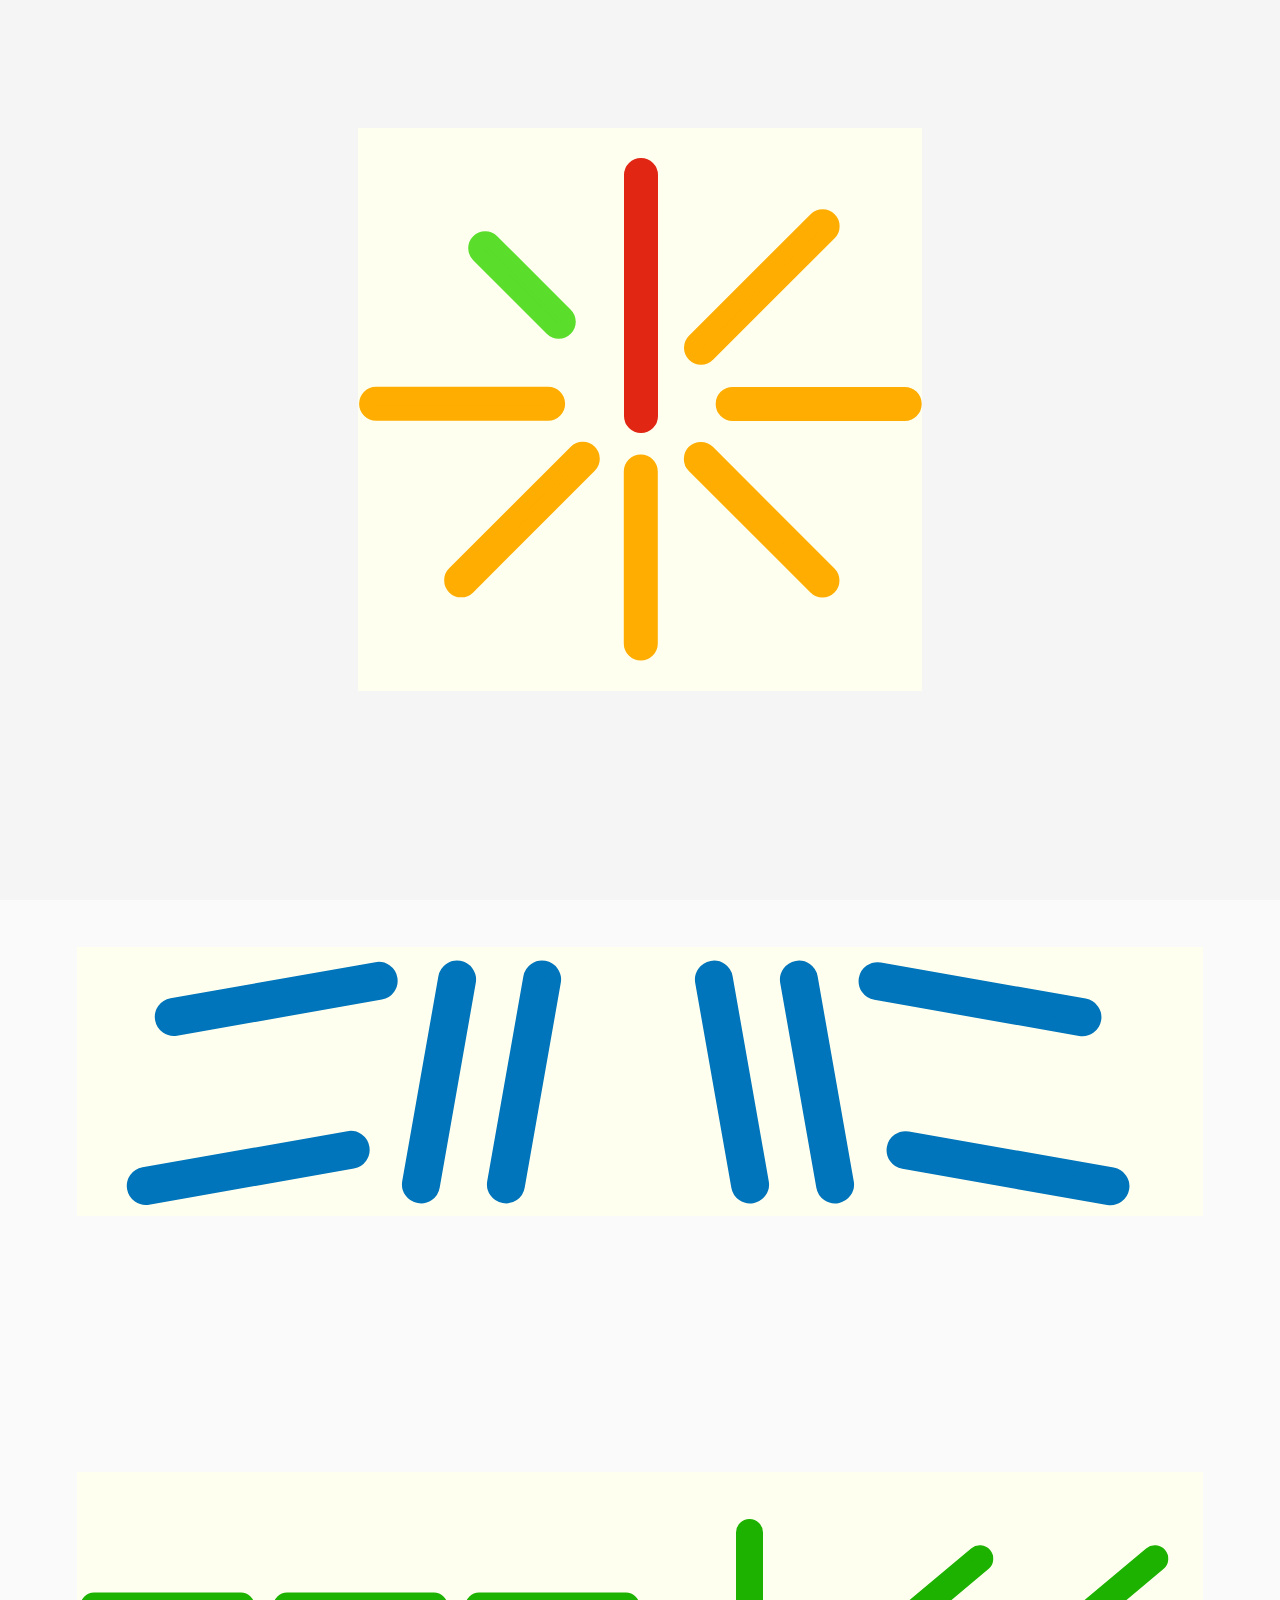
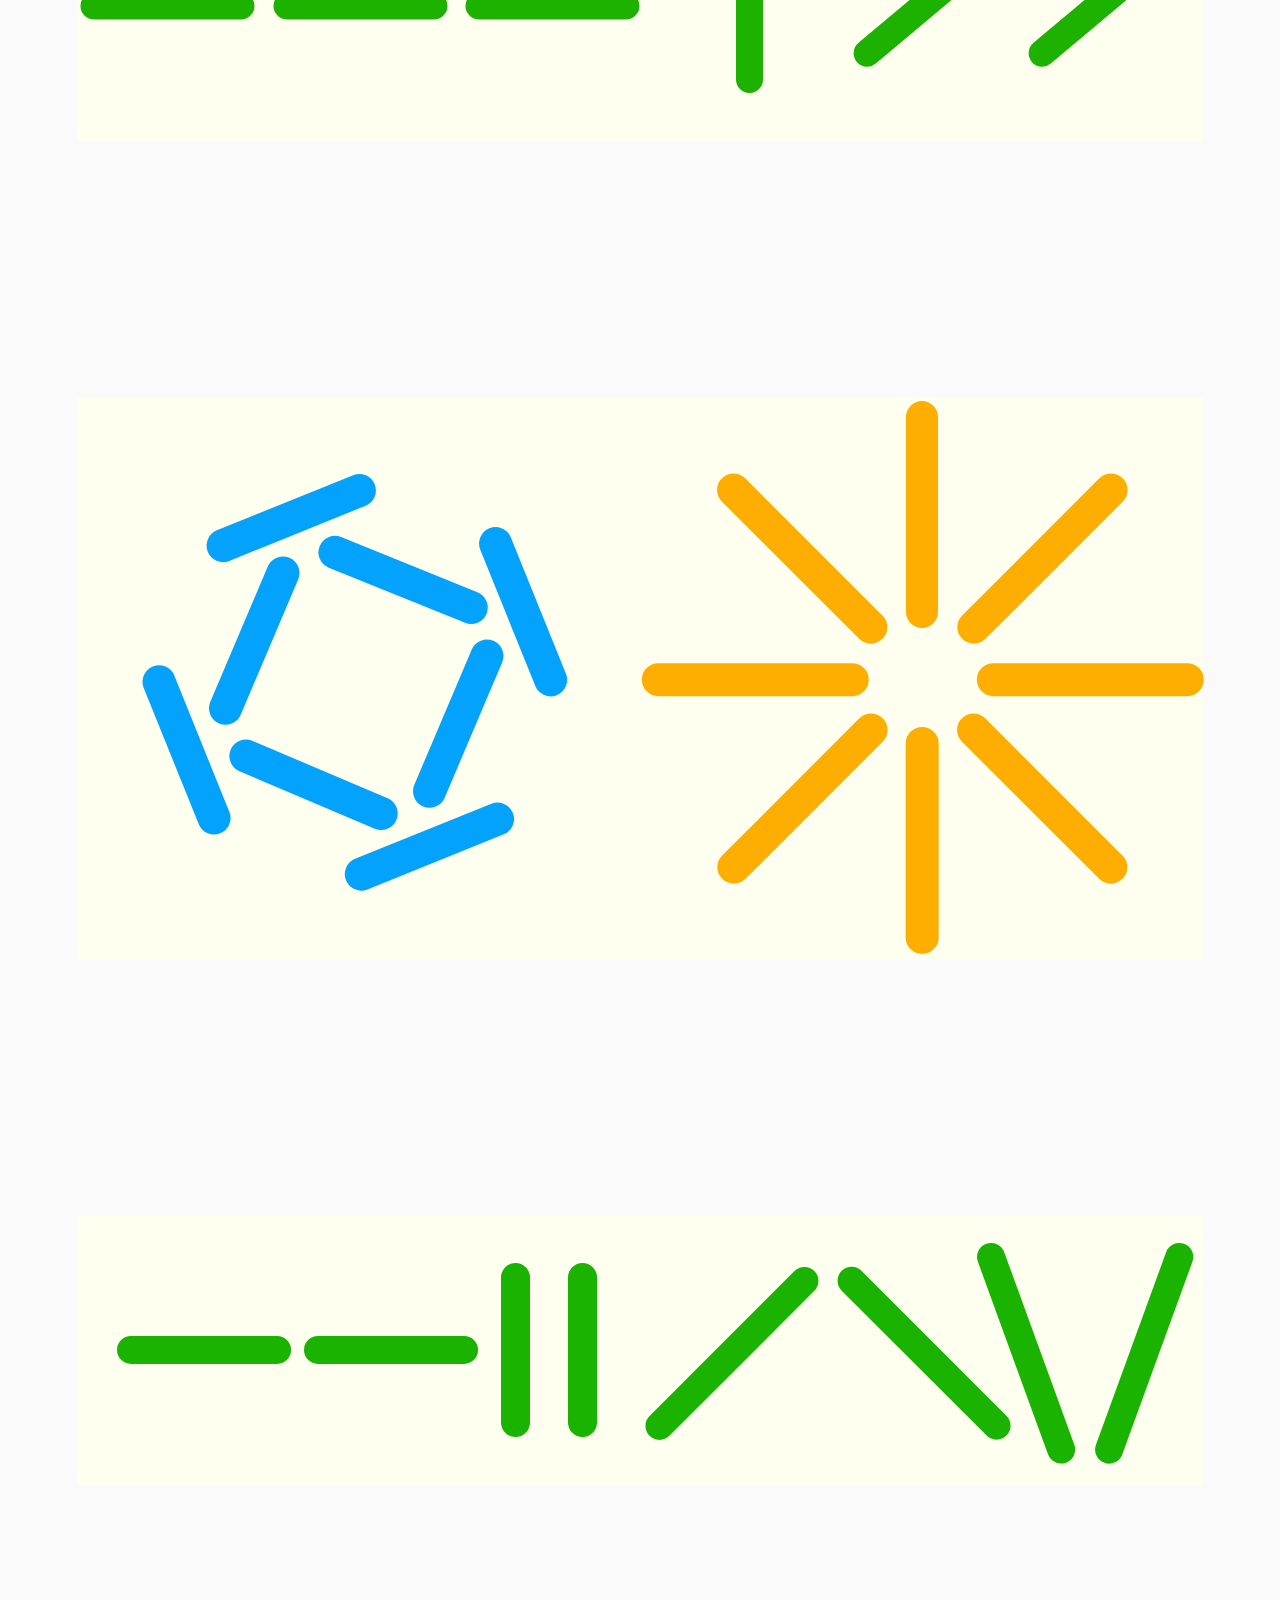
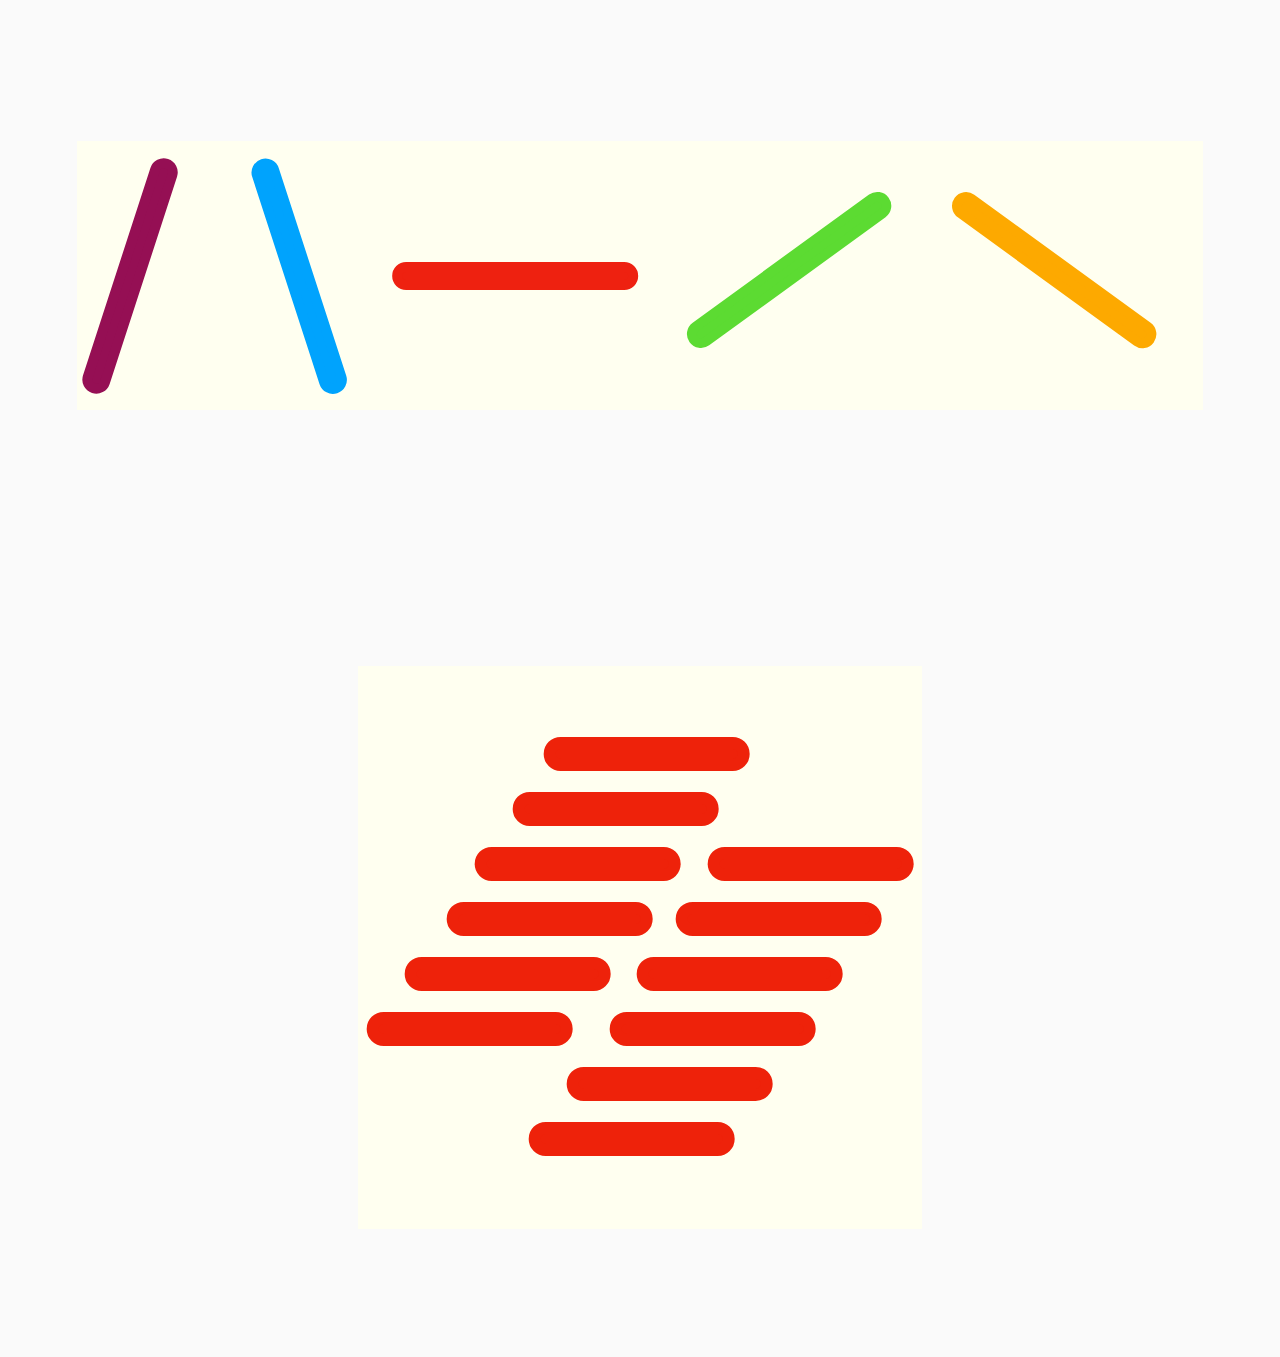
<file: index.html>
<!DOCTYPE html>
<html lang="en">

<head>
  <meta charset="UTF-8" />
  <meta http-equiv="X-UA-Compatible" content="IE=edge" />
  <meta name="viewport" content="width=device-width, initial-scale=1.0" />
  <title>Geometry In Lines</title>
  <link rel="preconnect" href="https://fonts.googleapis.com" />
  <link rel="preconnect" href="https://fonts.gstatic.com" crossorigin />
  <link href="https://fonts.googleapis.com/css2?family=Open+Sans:wght@400;600;700;800&display=swap" rel="stylesheet" />

  <link rel="stylesheet"
    href="https://cdnjs.cloudflare.com/ajax/libs/modern-normalize/0.2.0/modern-normalize.min.css" />

  <link rel="stylesheet" href="./css/geometry-in-lines.css" />
  <link rel="stylesheet" href="./css/parallel-sides.css" />
  <link rel="stylesheet" href="./css/maximum-possible.css" />
  <link rel="stylesheet" href="./css/maximum-possible-v2.css" />
  <link rel="stylesheet" href="./css/maximum-possible-v3.css" />
  <link rel="stylesheet" href="./css/angles.css" />
  <link rel="stylesheet" href="./css/isosceles.css" />
  <link rel="stylesheet" href="./css/isosceles-2.css" />
  <link rel="stylesheet" href="./css/convex-concave.css" />
  <link rel="stylesheet" href="./css/area.css" />

</head>

<body>
  <main>
    <div class="container task-container">
      <div class="tasks-wrap parallel-sides">
        <div class="line line-1"></div>
        <div class="line line-2"></div>
        <div class="line line-3"></div>
        <div class="line line-4"></div>
        <div class="line line-5"></div>
        <div class="line line-6"></div>
        <div class="line line-7"></div>
        <div class="line line-8"></div>
      </div>
    </div>

    <!-- <div class="container task-container">
      <div class="tasks-wrap max-pos">
        <div class="line1"></div>
        <div class="line2"></div>
        <div class="line max-pos-line-1"></div>
        <div class="line max-pos-line-2"></div>
        <div class="line max-pos-line-3"></div>
        <div class="line max-pos-line-4"></div>
        <div class="line max-pos-line-5"></div>
        <div class="line max-pos-line-6"></div>
        <div class="line max-pos-line-7"></div>
        <div class="line max-pos-line-8"></div>
      </div>
    </div> -->

    <!-- <div class="container task-container">
      <div class="tasks-wrap max-pos-v2 ">
        <div class="line max-pos-v2-line-1"></div>
        <div class="line max-pos-v2-line-2"></div>
        <div class="line max-pos-v2-line-3"></div>
        <div class="line max-pos-v2-line-4"></div>
        <div class="line max-pos-v2-line-5"></div>
        <div class="line max-pos-v2-line-6"></div>
        <div class="line max-pos-v2-line-7"></div>
        <div class="line max-pos-v2-line-8"></div>
      </div>
    </div> -->

    <div class="container task-container task-container-v3">
      <div class="tasks-wrap max-pos-v3 ">
        <div class="line max-pos-v3-line-1"></div>
        <div class="line max-pos-v3-line-2"></div>
        <div class="line max-pos-v3-line-3"></div>
        <div class="line max-pos-v3-line-4"></div>
      </div>
      <div class="tasks-wrap max-pos-v3 ">
        <div class="line max-pos-v3-line-5"></div>
        <div class="line max-pos-v3-line-6"></div>
        <div class="line max-pos-v3-line-7"></div>
        <div class="line max-pos-v3-line-8"></div>
      </div>

    </div>

    <div class="container task-container task-container-v3">
      <div class="tasks-wrap angles ">
        <div class="line angles-line-1"></div>
        <div class="line angles-line-2"></div>
        <div class="line angles-line-3"></div>
      </div>

      <div class="tasks-wrap angles ">
        <div class="line angles-line-4"></div>
        <div class="line angles-line-5"></div>
        <div class="line angles-line-6"></div>
      </div>
    </div>

    <div class="container task-container ">
      <div class="tasks-wrap isosceles ">
        <div class="line isosceles-line-1"></div>
        <div class="line isosceles-line-2"></div>
        <div class="line isosceles-line-3"></div>
        <div class="line isosceles-line-4"></div>
        <div class="line isosceles-line-5"></div>
        <div class="line isosceles-line-6"></div>
        <div class="line isosceles-line-7"></div>
        <div class="line isosceles-line-8"></div>
      </div>

      <div class="tasks-wrap isosceles ">
        <div class="line isosceles-line-9"></div>
        <div class="line isosceles-line-10"></div>
        <div class="line isosceles-line-11"></div>
        <div class="line isosceles-line-12"></div>
        <div class="line isosceles-line-13"></div>
        <div class="line isosceles-line-14"></div>
        <div class="line isosceles-line-15"></div>
        <div class="line isosceles-line-16"></div>
      </div>
    </div>

    <div class="container task-container task-container-v3">
      <div class="tasks-wrap isosceles-2">
        <div class="line isosceles-2-line-1"></div>
        <div class="line isosceles-2-line-2"></div>
        <div class="line isosceles-2-line-3"></div>
        <div class="line isosceles-2-line-4"></div>
      </div>

      <div class="tasks-wrap isosceles-2">
        <div class="line isosceles-2-line-5"></div>
        <div class="line isosceles-2-line-6"></div>
        <div class="line isosceles-2-line-7"></div>
        <div class="line isosceles-2-line-8"></div>
      </div>
    </div>

    <div class="container task-container task-container-v3">
      <div class="tasks-wrap convex-concave">
        <div class="line convex-concave-line-1"></div>
        <div class="line convex-concave-line-2"></div>
        <div class="line convex-concave-line-3"></div>
      </div>

      <div class="tasks-wrap convex-concave">
        <div class="line convex-concave-line-4"></div>
        <div class="line convex-concave-line-5"></div>
      </div>
    </div>

    <div class="container task-container ">
      <div class="tasks-wrap area">
        <div class="line area-line-1"></div>
        <div class="line area-line-2"></div>
        <div class="line area-line-3"></div>
        <div class="line area-line-4"></div>
        <div class="line area-line-5"></div>
        <div class="line area-line-6"></div>
        <div class="line area-line-7"></div>
        <div class="line area-line-8"></div>
        <div class="line area-line-9"></div>
        <div class="line area-line-10"></div>
        <div class="line area-line-11"></div>
        <div class="line area-line-12"></div>
      </div>
    </div>

  </main>
</body>

</html>
</file>
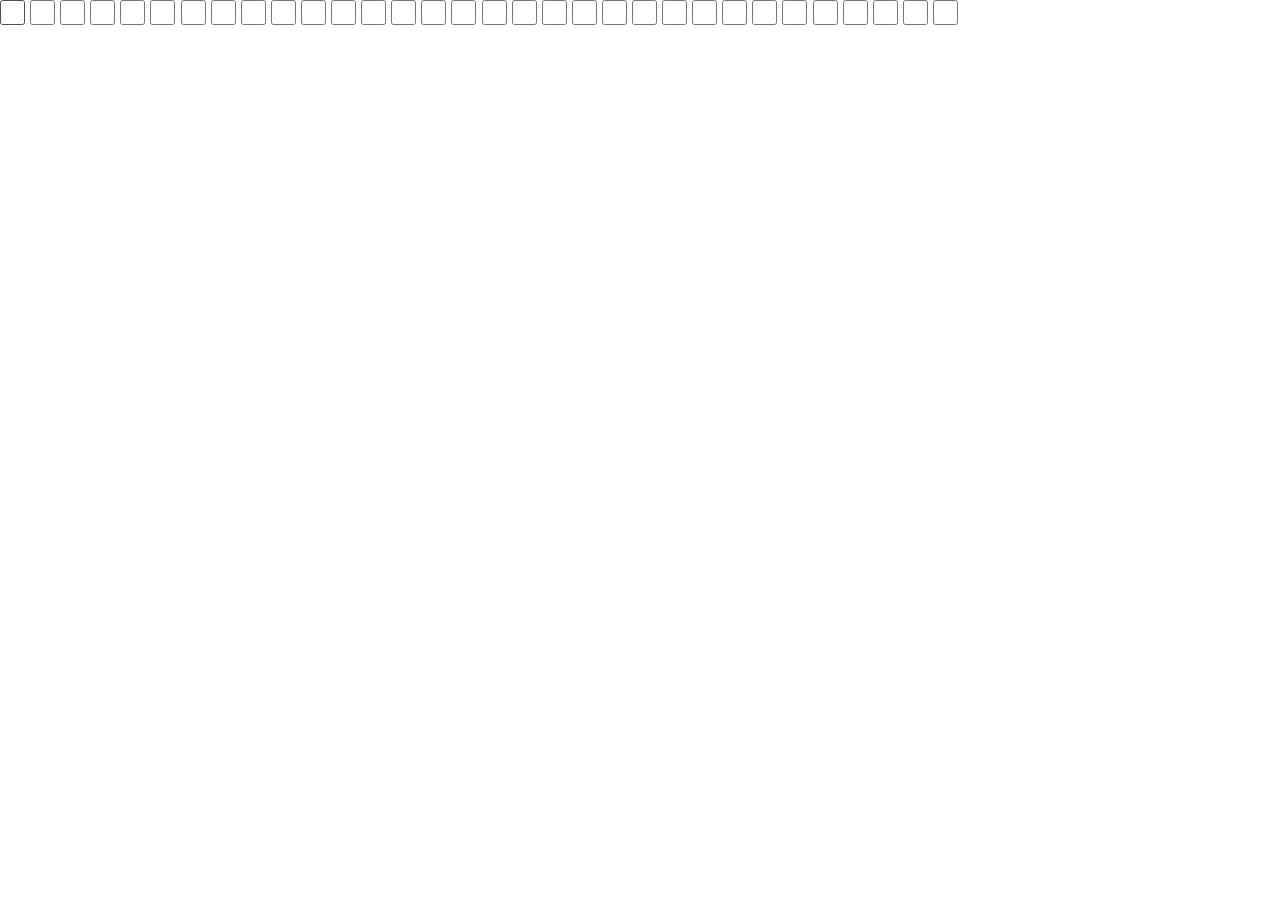
<file: pf-dashboard-v2.html>
<!DOCTYPE html>
<html lang="en">

<head>
  <meta charset="UTF-8" />
  <meta http-equiv="X-UA-Compatible" content="IE=edge" />
  <meta name="viewport" content="width=device-width, initial-scale=1.0" />
  <title>Geometry In Lines v2</title>
  <link rel="preconnect" href="https://fonts.googleapis.com" />
  <link rel="preconnect" href="https://fonts.gstatic.com" crossorigin />
  <link href="https://fonts.googleapis.com/css2?family=Open+Sans:wght@400;600;700;800&display=swap" rel="stylesheet" />

  <link rel="stylesheet"
    href="https://cdnjs.cloudflare.com/ajax/libs/modern-normalize/0.2.0/modern-normalize.min.css" />


  <link rel="stylesheet" href="./css/pf-dashboard-v2.css" />

</head>

<body>
  <main>
    <div class="inputs">
      <input class="hor" type="checkbox" name="" id="">
      <input type="checkbox" name="" id="">
      <input class="hor" type="checkbox" name="" id="">
      <input type="checkbox" name="" id="">
      <input type="checkbox" name="" id="">
      <input type="checkbox" name="" id="">
      <input type="checkbox" name="" id="">
      <input type="checkbox" name="" id="">
      <input type="checkbox" name="" id="">
      <input type="checkbox" name="" id="">
      <input type="checkbox" name="" id="">
      <input type="checkbox" name="" id="">
      <input type="checkbox" name="" id="">
      <input type="checkbox" name="" id="">
      <input type="checkbox" name="" id="">
      <input type="checkbox" name="" id="">
      <input type="checkbox" name="" id="">
      <input type="checkbox" name="" id="">
      <input type="checkbox" name="" id="">
      <input type="checkbox" name="" id="">
      <input type="checkbox" name="" id="">
      <input type="checkbox" name="" id="">
      <input type="checkbox" name="" id="">
      <input type="checkbox" name="" id="">
      <input type="checkbox" name="" id="">
      <input type="checkbox" name="" id="">
      <input type="checkbox" name="" id="">
      <input type="checkbox" name="" id="">
      <input type="checkbox" name="" id="">
      <input type="checkbox" name="" id="">
      <input type="checkbox" name="" id="">
      <input type="checkbox" name="" id="">
    </div>
    <div class="container task-container">
      <div class="rectangle-wrap none">
        <div class="line-1 line">
          <div class="none rectangle rectangle-1-1"></div>
          <div class="none rectangle rectangle-2-1"></div>
          <div class="none rectangle rectangle-3-1"></div>
          <div class="none rectangle rectangle-4-1"></div>
          <div class="none rectangle rectangle-5-1"></div>
          <div class="none rectangle rectangle-6-1"></div>
          <div class="none rectangle rectangle-7-1"></div>
          <div class="none rectangle rectangle-8-1"></div>
          <div class="none rectangle rectangle-9-1"></div>
          <div class="none rectangle rectangle-10-1"></div>
        </div>
        <div class="line-2 line">
          <div class="none rectangle rectangle-1-2"></div>
          <div class="none rectangle rectangle-2-2"></div>
          <div class="none rectangle rectangle-3-2"></div>
          <div class="none rectangle rectangle-4-2"></div>
          <div class="none rectangle rectangle-5-2"></div>
          <div class="none rectangle rectangle-6-2"></div>
          <div class="none rectangle rectangle-7-2"></div>
          <div class="none rectangle rectangle-8-2"></div>
          <div class="none rectangle rectangle-9-2"></div>
          <div class="none rectangle rectangle-10-2"></div>
        </div>
        <div class="line-3 line">
          <div class="none rectangle rectangle-1-3"></div>
          <div class="none rectangle rectangle-2-3"></div>
          <div class="none rectangle rectangle-3-3"></div>
          <div class="none rectangle rectangle-4-3"></div>
          <div class="none rectangle rectangle-5-3"></div>
          <div class="none rectangle rectangle-6-3"></div>
          <div class="none rectangle rectangle-7-3"></div>
          <div class="none rectangle rectangle-8-3"></div>
          <div class="none rectangle rectangle-9-3"></div>
          <div class="none rectangle rectangle-10-3"></div>
        </div>
        <div class="line-4 line">
          <div class="none rectangle rectangle-1-4"></div>
          <div class="none rectangle rectangle-2-4"></div>
          <div class="none rectangle rectangle-3-4"></div>
          <div class="none rectangle rectangle-4-4"></div>
          <div class="none rectangle rectangle-5-4"></div>
          <div class="none rectangle rectangle-6-4"></div>
          <div class="none rectangle rectangle-7-4"></div>
          <div class="none rectangle rectangle-8-4"></div>
          <div class="none rectangle rectangle-9-4"></div>
          <div class="none rectangle rectangle-10-4"></div>
        </div>
        <div class="line-5 line">
          <div class="none rectangle rectangle-1-5"></div>
          <div class="none rectangle rectangle-2-5"></div>
          <div class="none rectangle rectangle-3-5"></div>
          <div class="none rectangle rectangle-4-5"></div>
          <div class="none rectangle rectangle-5-5"></div>
          <div class="none rectangle rectangle-6-5"></div>
          <div class="none rectangle rectangle-7-5"></div>
          <div class="none rectangle rectangle-8-5"></div>
          <div class="none rectangle rectangle-9-5"></div>
          <div class="none rectangle rectangle-10-5"></div>
        </div>
        <div class="line-6 line">
          <div class="none rectangle rectangle-1-6"></div>
          <div class="none rectangle rectangle-2-6"></div>
          <div class="none rectangle rectangle-3-6"></div>
          <div class="none rectangle rectangle-4-6"></div>
          <div class="none rectangle rectangle-5-6"></div>
          <div class="none rectangle rectangle-6-6"></div>
          <div class="none rectangle rectangle-7-6"></div>
          <div class="none rectangle rectangle-8-6"></div>
          <div class="none rectangle rectangle-9-6"></div>
          <div class="none rectangle rectangle-10-6"></div>
        </div>
        <div class="line-7 line">
          <div class="none rectangle rectangle-1-7"></div>
          <div class="none rectangle rectangle-2-7"></div>
          <div class="none rectangle rectangle-3-7"></div>
          <div class="none rectangle rectangle-4-7"></div>
          <div class="none rectangle rectangle-5-7"></div>
          <div class="none rectangle rectangle-6-7"></div>
          <div class="none rectangle rectangle-7-7"></div>
          <div class="none rectangle rectangle-8-7"></div>
          <div class="none rectangle rectangle-9-7"></div>
          <div class="none rectangle rectangle-10-7"></div>
        </div>
        <div class="line-8 line">
          <div class="none rectangle rectangle-1-8"></div>
          <div class="none rectangle rectangle-2-8"></div>
          <div class="none rectangle rectangle-3-8"></div>
          <div class="none rectangle rectangle-4-8"></div>
          <div class="none rectangle rectangle-5-8"></div>
          <div class="none rectangle rectangle-6-8"></div>
          <div class="none rectangle rectangle-7-8"></div>
          <div class="none rectangle rectangle-8-8"></div>
          <div class="none rectangle rectangle-9-8"></div>
          <div class="none rectangle rectangle-10-8"></div>
        </div>
        <div class="line-9 line">
          <div class="none rectangle rectangle-1-9"></div>
          <div class="none rectangle rectangle-2-9"></div>
          <div class="none rectangle rectangle-3-9"></div>
          <div class="none rectangle rectangle-4-9"></div>
          <div class="none rectangle rectangle-5-9"></div>
          <div class="none rectangle rectangle-6-9"></div>
          <div class="none rectangle rectangle-7-9"></div>
          <div class="none rectangle rectangle-8-9"></div>
          <div class="none rectangle rectangle-9-9"></div>
          <div class="none rectangle rectangle-10-9"></div>
        </div>
        <div class="line-10 line">
          <div class="none rectangle rectangle-1-10"></div>
          <div class="none rectangle rectangle-2-10"></div>
          <div class="none rectangle rectangle-3-10"></div>
          <div class="none rectangle rectangle-4-10"></div>
          <div class="none rectangle rectangle-5-10"></div>
          <div class="none rectangle rectangle-6-10"></div>
          <div class="none rectangle rectangle-7-10"></div>
          <div class="none rectangle rectangle-8-10"></div>
          <div class="none rectangle rectangle-9-10"></div>
          <div class="none rectangle rectangle-10-10"></div>
        </div>
      </div>

    </div>


  </main>
  <script src="./js/index.js"></script>
</body>

</html>
</file>
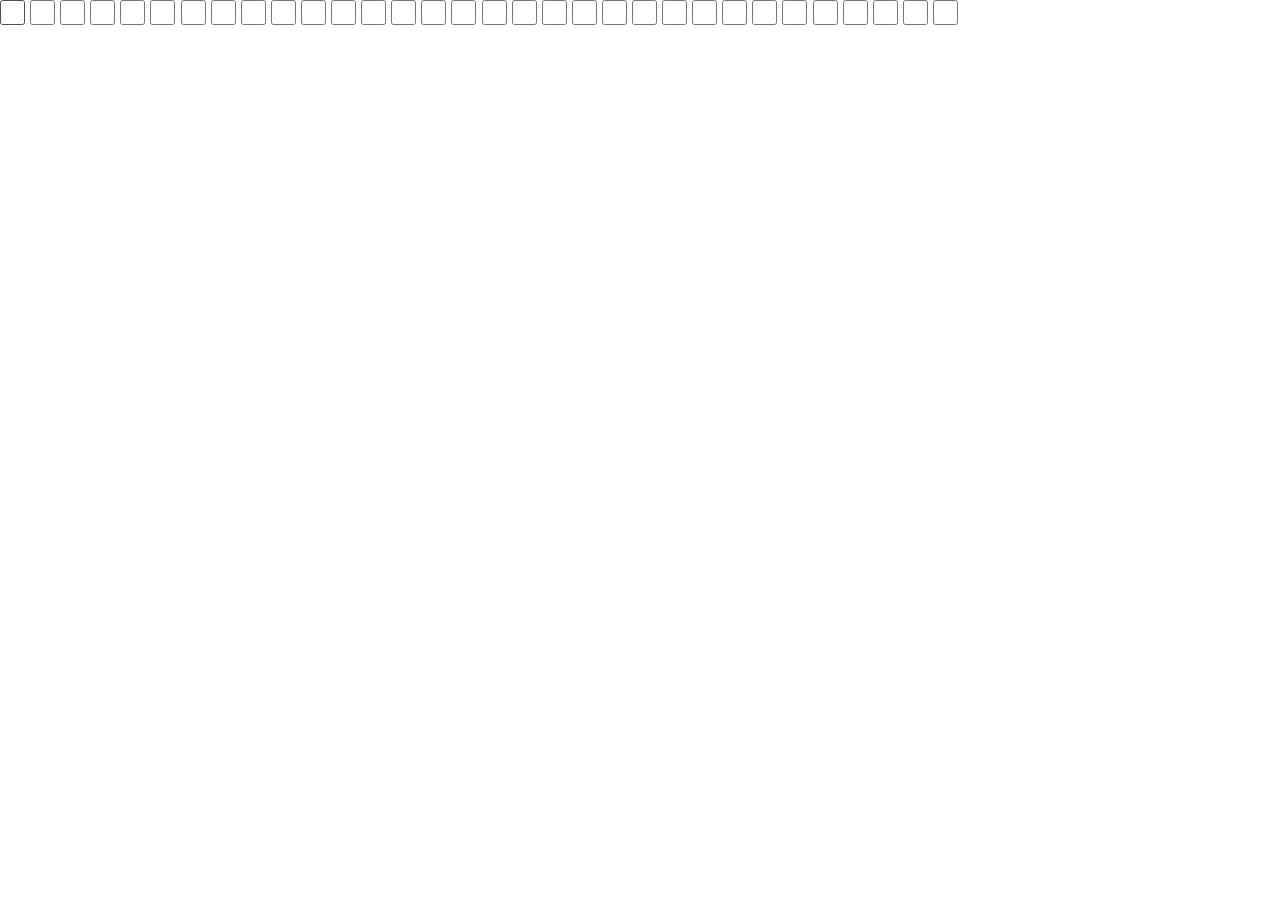
<file: pf-dashboard.html>
<!DOCTYPE html>
<html lang="en">

<head>
  <meta charset="UTF-8" />
  <meta http-equiv="X-UA-Compatible" content="IE=edge" />
  <meta name="viewport" content="width=device-width, initial-scale=1.0" />
  <title>Geometry In Lines</title>
  <link rel="preconnect" href="https://fonts.googleapis.com" />
  <link rel="preconnect" href="https://fonts.gstatic.com" crossorigin />
  <link href="https://fonts.googleapis.com/css2?family=Open+Sans:wght@400;600;700;800&display=swap" rel="stylesheet" />

  <link rel="stylesheet"
    href="https://cdnjs.cloudflare.com/ajax/libs/modern-normalize/0.2.0/modern-normalize.min.css" />


  <link rel="stylesheet" href="./css/pf-dashboard.css" />

</head>

<body>
  <main>
    <div class="inputs">
      <input type="checkbox" name="" id="">
      <input type="checkbox" name="" id="">
      <input type="checkbox" name="" id="">
      <input type="checkbox" name="" id="">
      <input type="checkbox" name="" id="">
      <input type="checkbox" name="" id="">
      <input type="checkbox" name="" id="">
      <input type="checkbox" name="" id="">
      <input type="checkbox" name="" id="">
      <input type="checkbox" name="" id="">
      <input type="checkbox" name="" id="">
      <input type="checkbox" name="" id="">
      <input type="checkbox" name="" id="">
      <input type="checkbox" name="" id="">
      <input type="checkbox" name="" id="">
      <input type="checkbox" name="" id="">
      <input type="checkbox" name="" id="">
      <input type="checkbox" name="" id="">
      <input type="checkbox" name="" id="">
      <input type="checkbox" name="" id="">
      <input type="checkbox" name="" id="">
      <input type="checkbox" name="" id="">
      <input type="checkbox" name="" id="">
      <input type="checkbox" name="" id="">
      <input type="checkbox" name="" id="">
      <input type="checkbox" name="" id="">
      <input type="checkbox" name="" id="">
      <input type="checkbox" name="" id="">
      <input type="checkbox" name="" id="">
      <input type="checkbox" name="" id="">
      <input type="checkbox" name="" id="">
      <input type="checkbox" name="" id="">
    </div>
    <div class="container task-container">
      <div class="rectangle-wrap none">
        <div class="line-1 line">
          <div class="none rectangle rectangle-1-1"></div>
          <div class="none rectangle rectangle-2-1"></div>
          <div class="none rectangle rectangle-3-1"></div>
          <div class="none rectangle rectangle-4-1"></div>
          <div class="none rectangle rectangle-5-1"></div>
          <div class="none rectangle rectangle-6-1"></div>
          <div class="none rectangle rectangle-7-1"></div>
          <div class="none rectangle rectangle-8-1"></div>
          <div class="none rectangle rectangle-9-1"></div>
          <div class="none rectangle rectangle-10-1"></div>
        </div>
        <div class="line-2 line">
          <div class="none rectangle rectangle-1-2"></div>
          <div class="none rectangle rectangle-2-2"></div>
          <div class="none rectangle rectangle-3-2"></div>
          <div class="none rectangle rectangle-4-2"></div>
          <div class="none rectangle rectangle-5-2"></div>
          <div class="none rectangle rectangle-6-2"></div>
          <div class="none rectangle rectangle-7-2"></div>
          <div class="none rectangle rectangle-8-2"></div>
          <div class="none rectangle rectangle-9-2"></div>
          <div class="none rectangle rectangle-10-2"></div>
        </div>
        <div class="line-3 line">
          <div class="none rectangle rectangle-1-3"></div>
          <div class="none rectangle rectangle-2-3"></div>
          <div class="none rectangle rectangle-3-3"></div>
          <div class="none rectangle rectangle-4-3"></div>
          <div class="none rectangle rectangle-5-3"></div>
          <div class="none rectangle rectangle-6-3"></div>
          <div class="none rectangle rectangle-7-3"></div>
          <div class="none rectangle rectangle-8-3"></div>
          <div class="none rectangle rectangle-9-3"></div>
          <div class="none rectangle rectangle-10-3"></div>
        </div>
        <div class="line-4 line">
          <div class="none rectangle rectangle-1-4"></div>
          <div class="none rectangle rectangle-2-4"></div>
          <div class="none rectangle rectangle-3-4"></div>
          <div class="none rectangle rectangle-4-4"></div>
          <div class="none rectangle rectangle-5-4"></div>
          <div class="none rectangle rectangle-6-4"></div>
          <div class="none rectangle rectangle-7-4"></div>
          <div class="none rectangle rectangle-8-4"></div>
          <div class="none rectangle rectangle-9-4"></div>
          <div class="none rectangle rectangle-10-4"></div>
        </div>
        <div class="line-5 line">
          <div class="none rectangle rectangle-1-5"></div>
          <div class="none rectangle rectangle-2-5"></div>
          <div class="none rectangle rectangle-3-5"></div>
          <div class="none rectangle rectangle-4-5"></div>
          <div class="none rectangle rectangle-5-5"></div>
          <div class="none rectangle rectangle-6-5"></div>
          <div class="none rectangle rectangle-7-5"></div>
          <div class="none rectangle rectangle-8-5"></div>
          <div class="none rectangle rectangle-9-5"></div>
          <div class="none rectangle rectangle-10-5"></div>
        </div>
        <div class="line-6 line">
          <div class="none rectangle rectangle-1-6"></div>
          <div class="none rectangle rectangle-2-6"></div>
          <div class="none rectangle rectangle-3-6"></div>
          <div class="none rectangle rectangle-4-6"></div>
          <div class="none rectangle rectangle-5-6"></div>
          <div class="none rectangle rectangle-6-6"></div>
          <div class="none rectangle rectangle-7-6"></div>
          <div class="none rectangle rectangle-8-6"></div>
          <div class="none rectangle rectangle-9-6"></div>
          <div class="none rectangle rectangle-10-6"></div>
        </div>
        <div class="line-7 line">
          <div class="none rectangle rectangle-1-7"></div>
          <div class="none rectangle rectangle-2-7"></div>
          <div class="none rectangle rectangle-3-7"></div>
          <div class="none rectangle rectangle-4-7"></div>
          <div class="none rectangle rectangle-5-7"></div>
          <div class="none rectangle rectangle-6-7"></div>
          <div class="none rectangle rectangle-7-7"></div>
          <div class="none rectangle rectangle-8-7"></div>
          <div class="none rectangle rectangle-9-7"></div>
          <div class="none rectangle rectangle-10-7"></div>
        </div>
        <div class="line-8 line">
          <div class="none rectangle rectangle-1-8"></div>
          <div class="none rectangle rectangle-2-8"></div>
          <div class="none rectangle rectangle-3-8"></div>
          <div class="none rectangle rectangle-4-8"></div>
          <div class="none rectangle rectangle-5-8"></div>
          <div class="none rectangle rectangle-6-8"></div>
          <div class="none rectangle rectangle-7-8"></div>
          <div class="none rectangle rectangle-8-8"></div>
          <div class="none rectangle rectangle-9-8"></div>
          <div class="none rectangle rectangle-10-8"></div>
        </div>
        <div class="line-9 line">
          <div class="none rectangle rectangle-1-9"></div>
          <div class="none rectangle rectangle-2-9"></div>
          <div class="none rectangle rectangle-3-9"></div>
          <div class="none rectangle rectangle-4-9"></div>
          <div class="none rectangle rectangle-5-9"></div>
          <div class="none rectangle rectangle-6-9"></div>
          <div class="none rectangle rectangle-7-9"></div>
          <div class="none rectangle rectangle-8-9"></div>
          <div class="none rectangle rectangle-9-9"></div>
          <div class="none rectangle rectangle-10-9"></div>
        </div>
        <div class="line-10 line">
          <div class="none rectangle rectangle-1-10"></div>
          <div class="none rectangle rectangle-2-10"></div>
          <div class="none rectangle rectangle-3-10"></div>
          <div class="none rectangle rectangle-4-10"></div>
          <div class="none rectangle rectangle-5-10"></div>
          <div class="none rectangle rectangle-6-10"></div>
          <div class="none rectangle rectangle-7-10"></div>
          <div class="none rectangle rectangle-8-10"></div>
          <div class="none rectangle rectangle-9-10"></div>
          <div class="none rectangle rectangle-10-10"></div>
        </div>
      </div>

    </div>


  </main>
  <script src="./js/index.js"></script>
</body>

</html>
</file>
<file: css/geometry-in-lines.css>
html,
body {
  font-family: Arial, Helvetica, sans-serif;
  font-size: 30px;
  line-height: 1.2;
  height: 100dvh;
  max-width: 100vw;
  width: 100%;
  color: black;
  background-color: #00000005;
  -webkit-touch-callout: none;
  -webkit-user-select: none;
  -khtml-user-select: none;
  -moz-user-select: none;
  -ms-user-select: none;
  user-select: none;
}
h1,
h2,
h3,
h4,
ul,
p {
  margin: 0;
  padding: 0;
}
ul {
  list-style: none;
}

.line1 {
  top: 50%;
  width: 100%;
  position: absolute;
  outline: 1px dotted rgb(0, 0, 0);
  z-index: 10;
}
.line2 {
  height: 100%;
  left: 50%;
  position: absolute;
  outline: 1px dotted rgb(0, 0, 0);
  rotate: 0deg;
  z-index: 10;
}

.wrapper {
  max-width: 100%;
  min-height: 100%;
  display: -webkit-box;
  display: -ms-flexbox;
  display: flex;
  -webkit-box-orient: vertical;
  -webkit-box-direction: normal;
  -ms-flex-direction: column;
  flex-direction: column;
  overflow-x: hidden;
}
.main {
  -webkit-box-flex: 1;
  -ms-flex: 1 1 auto;
  flex: 1 1 auto;
  flex: 1 1 auto;
  display: -webkit-box;
  display: -ms-flexbox;
  display: flex;
  -ms-flex-wrap: wrap;
  flex-wrap: wrap;
  -webkit-box-align: center;
  -ms-flex-align: center;
  align-items: center;
  -webkit-box-pack: center;
  -ms-flex-pack: center;
  justify-content: center;
}
.container {
  padding: 10vw 3vw;
}
img {
  position: absolute;
  top: 50%;
  left: 0;
  width: 100%;
  transform: translate(0px, -50%);
}
.task-container {
  display: block;
}
@media screen and (min-width: 680px) {
  .task-container {
    display: flex;
    justify-content: center;
  }
}

.task-container-v3 {
  display: block;
  margin: 0;
}
.task-container-v3 .tasks-wrap {
  margin: 0;
  height: 44.23vw;
}
@media screen and (min-width: 680px) {
  .task-container-v3 {
    display: flex;
    gap: 0;
  }
}

@media screen and (min-width: 680px) {
  .task-container-v3 .tasks-wrap {
    margin: 0;
    height: 21vw;
  }
}

.tasks-wrap {
  position: relative;

  width: 91vw;
  height: 91vw;
  background-color: ivory;
  /*  border: 0.5px solid; */
}
@media screen and (min-width: 680px) {
  .tasks-wrap {
    position: relative;

    width: 44vw;
    height: 44vw;
    background-color: ivory;
    /*  border: 0.5px solid; */
  }
}
@supports (aspect-ratio: 1/1) {
  .tasks-wrap {
    position: relative;

    width: 100%;
    height: auto;
    aspect-ratio: 1/1;
    background-color: ivory;
    /*  border: 0.5px solid; */
  }

  @media screen and (min-width: 680px) {
    .tasks-wrap {
      position: relative;

      width: 44vw;
      height: auto;
      aspect-ratio: 1/1;
      background-color: ivory;
      /*  border: 0.5px solid; */
    }
  }
}

/* ================ */
</file>
<file: css/parallel-sides.css>
.parallel-sides .line {
  width: 6%;
  position: absolute;
  border-radius: 3vw;
  z-index: 100000;
  border-width: 2.2vw;
  border-style: solid;
}
@media screen and (min-width: 680px) {
  .parallel-sides .line {
    border-width: 1.2vw;
    border-style: solid;
  }
}

.line-1 {
  height: 48.8%;
  border-color: #e12613;
  background-color: #e12613;

  -ms-transform: rotate(0deg);
  -webkit-transform: rotate(0deg);
  -moz-transform: rotate(0deg);
  -o-transform: rotate(0deg);
  transform: rotate(0deg);

  top: 5.4%;
  left: 47.2%;
}

.line-2 {
  height: 36.5%;
  border-color: #ffad01;
  background-color: #ffad01;

  -ms-transform: rotate(45deg);
  -webkit-transform: rotate(45deg);
  -moz-transform: rotate(45deg);
  -o-transform: rotate(45deg);
  transform: rotate(45deg);

  top: 10%;
  left: 68.6%;
}

.line-3 {
  height: 36.5%;
  border-color: #ffad01;
  background-color: #ffad01;

  -ms-transform: rotate(90deg);
  -webkit-transform: rotate(90deg);
  -moz-transform: rotate(90deg);
  -o-transform: rotate(90deg);
  transform: rotate(90deg);

  top: 30.7%;
  left: 78.8%;
}

.line-4 {
  height: 36.5%;
  border-color: #ffad01;
  background-color: #ffad01;

  -ms-transform: rotate(135deg);
  -webkit-transform: rotate(135deg);
  -moz-transform: rotate(135deg);
  -o-transform: rotate(135deg);
  transform: rotate(135deg);

  top: 51.3%;
  left: 68.6%;
}

.line-5 {
  height: 36.5%;
  border-color: #ffad01;
  background-color: #ffad01;

  -ms-transform: rotate(180deg);
  -webkit-transform: rotate(180deg);
  -moz-transform: rotate(180deg);
  -o-transform: rotate(180deg);
  transform: rotate(180deg);

  top: 58%;
  left: 47.2%;
}

.line-6 {
  height: 36.5%;
  border-color: #ffad01;
  background-color: #ffad01;

  -ms-transform: rotate(225deg);
  -webkit-transform: rotate(225deg);
  -moz-transform: rotate(225deg);
  -o-transform: rotate(225deg);
  transform: rotate(225deg);

  top: 51.3%;
  left: 26%;
}

.line-7 {
  height: 36.5%;
  border-color: #ffad01;
  background-color: #ffad01;

  -ms-transform: rotate(270deg);
  -webkit-transform: rotate(270deg);
  -moz-transform: rotate(270deg);
  -o-transform: rotate(270deg);
  transform: rotate(270deg);

  top: 30.7%;
  left: 15.3%;
}

.line-8 {
  height: 24.5%;
  border-color: #5add2b;
  background-color: #5add2b;

  -ms-transform: rotate(315deg);
  -webkit-transform: rotate(315deg);
  -moz-transform: rotate(315deg);
  -o-transform: rotate(315deg);
  transform: rotate(315deg);

  top: 15.6%;
  left: 26%;
}
</file>
<file: css/maximum-possible.css>
.max-pos .line {
  width: 4.3%;
  position: absolute;
  border-radius: 3vw;
  z-index: 100000;
  background-color: #000000;
  border-width: 1.6vw;
  border-style: solid;

  border-color: #0075bb;
}
@media screen and (min-width: 680px) {
  .max-pos .line {
    border-width: 0.8vw;
    border-style: solid;
  }
}

.max-pos-line-1 {
  height: 26.2%;

  -ms-transform: rotate(80deg);
  -webkit-transform: rotate(80deg);
  -moz-transform: rotate(80deg);
  -o-transform: rotate(80deg);
  transform: rotate(80deg);

  top: 29.5%;
  left: 13%;
}

.max-pos-line-2 {
  height: 26.2%;

  -ms-transform: rotate(80deg);
  -webkit-transform: rotate(80deg);
  -moz-transform: rotate(80deg);
  -o-transform: rotate(80deg);
  transform: rotate(80deg);

  top: 45.4%;
  left: 11%;
}

.max-pos-line-3 {
  height: 26.2%;

  -ms-transform: rotate(10deg);
  -webkit-transform: rotate(10deg);
  -moz-transform: rotate(10deg);
  -o-transform: rotate(10deg);
  transform: rotate(10deg);

  top: 37.2%;
  left: 32.1%;
}

.max-pos-line-4 {
  height: 26.2%;

  -ms-transform: rotate(10deg);
  -webkit-transform: rotate(10deg);
  -moz-transform: rotate(10deg);
  -o-transform: rotate(10deg);
  transform: rotate(10deg);

  top: 37.2%;
  left: 42.4%;
}

.max-pos-line-5 {
  height: 26.2%;

  -ms-transform: rotate(-10deg);
  -webkit-transform: rotate(-10deg);
  -moz-transform: rotate(-10deg);
  -o-transform: rotate(-10deg);
  transform: rotate(-10deg);

  top: 37.2%;
  left: 55.2%;
}

.max-pos-line-6 {
  height: 26.2%;

  -ms-transform: rotate(-10deg);
  -webkit-transform: rotate(-10deg);
  -moz-transform: rotate(-10deg);
  -o-transform: rotate(-10deg);
  transform: rotate(-10deg);

  top: 37.2%;
  left: 65%;
}

.max-pos-line-7 {
  height: 26.2%;

  -ms-transform: rotate(280deg);
  -webkit-transform: rotate(280deg);
  -moz-transform: rotate(280deg);
  -o-transform: rotate(280deg);
  transform: rotate(280deg);

  top: 29.5%;
  left: 83.8%;
}

.max-pos-line-8 {
  height: 26.2%;

  -ms-transform: rotate(280deg);
  -webkit-transform: rotate(280deg);
  -moz-transform: rotate(280deg);
  -o-transform: rotate(280deg);
  transform: rotate(280deg);

  top: 45.4%;
  left: 85%;
}
</file>
<file: css/maximum-possible-v2.css>
.max-pos-v2 .line {
  width: 6.8%;
  position: absolute;
  border-radius: 3vw;
  z-index: 100000;
  background-color: #000000;
  border-width: 2.6vw;
  border-style: solid;

  border-color: #0075bb;
}
@media screen and (min-width: 680px) {
  .max-pos-v2 .line {
    border-width: 1.2vw;
    border-style: solid;
  }
}

.max-pos-v2-line-1 {
  height: 41.6%;

  -ms-transform: rotate(80deg);
  -webkit-transform: rotate(80deg);
  -moz-transform: rotate(80deg);
  -o-transform: rotate(80deg);
  transform: rotate(80deg);

  top: -8.5%;
  left: 32%;
}

.max-pos-v2-line-2 {
  height: 41.6%;

  -ms-transform: rotate(80deg);
  -webkit-transform: rotate(80deg);
  -moz-transform: rotate(80deg);
  -o-transform: rotate(80deg);
  transform: rotate(80deg);

  top: 18.4%;
  left: 27%;
}

.max-pos-v2-line-3 {
  height: 41.6%;

  -ms-transform: rotate(10deg);
  -webkit-transform: rotate(10deg);
  -moz-transform: rotate(10deg);
  -o-transform: rotate(10deg);
  transform: rotate(10deg);

  top: 4.4%;
  left: 61%;
}

.max-pos-v2-line-4 {
  height: 41.6%;

  -ms-transform: rotate(10deg);
  -webkit-transform: rotate(10deg);
  -moz-transform: rotate(10deg);
  -o-transform: rotate(10deg);
  transform: rotate(10deg);

  top: 4.4%;
  left: 76%;
}

.max-pos-v2-line-5 {
  height: 41.6%;

  -ms-transform: rotate(-10deg);
  -webkit-transform: rotate(-10deg);
  -moz-transform: rotate(-10deg);
  -o-transform: rotate(-10deg);
  transform: rotate(-10deg);

  top: 54%;
  left: 13%;
}

.max-pos-v2-line-6 {
  height: 41.6%;

  -ms-transform: rotate(-10deg);
  -webkit-transform: rotate(-10deg);
  -moz-transform: rotate(-10deg);
  -o-transform: rotate(-10deg);
  transform: rotate(-10deg);

  top: 54%;
  left: 28%;
}

.max-pos-v2-line-7 {
  height: 41.6%;

  -ms-transform: rotate(280deg);
  -webkit-transform: rotate(280deg);
  -moz-transform: rotate(280deg);
  -o-transform: rotate(280deg);
  transform: rotate(280deg);

  top: 40%;
  left: 57%;
}

.max-pos-v2-line-8 {
  height: 41.6%;

  -ms-transform: rotate(280deg);
  -webkit-transform: rotate(280deg);
  -moz-transform: rotate(280deg);
  -o-transform: rotate(280deg);
  transform: rotate(280deg);

  top: 68%;
  left: 62%;
}
</file>
<file: css/maximum-possible-v3.css>
.max-pos-v3 .line {
  width: 6.8%;
  position: absolute;
  border-radius: 3vw;
  z-index: 100000;
  border-width: 2.6vw;
  border-style: solid;

  border-color: #0075bb;
  background-color: #0075bb;
}
@media screen and (min-width: 680px) {
  .max-pos-v3 .line {
    border-width: 1.2vw;
    border-style: solid;
  }
}

.max-pos-v3-line-1 {
  height: 91.6%;

  -ms-transform: rotate(80deg);
  -webkit-transform: rotate(80deg);
  -moz-transform: rotate(80deg);
  -o-transform: rotate(80deg);
  transform: rotate(80deg);

  top: -26.5%;
  left: 32%;
}

.max-pos-v3-line-2 {
  height: 91.6%;

  -ms-transform: rotate(80deg);
  -webkit-transform: rotate(80deg);
  -moz-transform: rotate(80deg);
  -o-transform: rotate(80deg);
  transform: rotate(80deg);

  top: 36.4%;
  left: 27%;
}

.max-pos-v3-line-3 {
  height: 91.6%;

  -ms-transform: rotate(10deg);
  -webkit-transform: rotate(10deg);
  -moz-transform: rotate(10deg);
  -o-transform: rotate(10deg);
  transform: rotate(10deg);

  top: 4.4%;
  left: 61%;
}

.max-pos-v3-line-4 {
  height: 91.6%;

  -ms-transform: rotate(10deg);
  -webkit-transform: rotate(10deg);
  -moz-transform: rotate(10deg);
  -o-transform: rotate(10deg);
  transform: rotate(10deg);

  top: 4.4%;
  left: 76%;
}

.max-pos-v3-line-5 {
  height: 91.6%;

  -ms-transform: rotate(-10deg);
  -webkit-transform: rotate(-10deg);
  -moz-transform: rotate(-10deg);
  -o-transform: rotate(-10deg);
  transform: rotate(-10deg);

  top: 4.4%;
  left: 13%;
}

.max-pos-v3-line-6 {
  height: 91.6%;

  -ms-transform: rotate(-10deg);
  -webkit-transform: rotate(-10deg);
  -moz-transform: rotate(-10deg);
  -o-transform: rotate(-10deg);
  transform: rotate(-10deg);

  top: 4.4%;
  left: 28%;
}

.max-pos-v3-line-7 {
  height: 91.6%;

  -ms-transform: rotate(280deg);
  -webkit-transform: rotate(280deg);
  -moz-transform: rotate(280deg);
  -o-transform: rotate(280deg);
  transform: rotate(280deg);

  top: -26.5%;
  left: 57%;
}

.max-pos-v3-line-8 {
  height: 91.6%;

  -ms-transform: rotate(280deg);
  -webkit-transform: rotate(280deg);
  -moz-transform: rotate(280deg);
  -o-transform: rotate(280deg);
  transform: rotate(280deg);

  top: 36.4%;
  left: 62%;
}
</file>
<file: css/angles.css>
.angles .line {
  width: 4.8%;
  position: absolute;
  border-radius: 3vw;
  z-index: 100000;
  border-width: 1.8vw;
  border-style: solid;

  border-color: #1db200;
  background-color: #1db200;
}
@media screen and (min-width: 680px) {
  .angles .line {
    border-width: 0.8vw;
    border-style: solid;
  }
}

.angles-line-1 {
  height: 64.7%;

  -ms-transform: rotate(90deg);
  -webkit-transform: rotate(90deg);
  -moz-transform: rotate(90deg);
  -o-transform: rotate(90deg);
  transform: rotate(90deg);

  top: 17.5%;
  left: 13.7%;
}

.angles-line-2 {
  height: 64.7%;

  -ms-transform: rotate(90deg);
  -webkit-transform: rotate(90deg);
  -moz-transform: rotate(90deg);
  -o-transform: rotate(90deg);
  transform: rotate(90deg);

  top: 17.5%;
  left: 48%;
}

.angles-line-3 {
  height: 64.7%;

  -ms-transform: rotate(90deg);
  -webkit-transform: rotate(90deg);
  -moz-transform: rotate(90deg);
  -o-transform: rotate(90deg);
  transform: rotate(90deg);

  top: 17.5%;
  left: 82%;
}

.angles-line-4 {
  height: 64.7%;

  -ms-transform: rotate(0deg);
  -webkit-transform: rotate(0deg);
  -moz-transform: rotate(0deg);
  -o-transform: rotate(0deg);
  transform: rotate(0deg);

  top: 17.5%;
  left: 17%;
}

.angles-line-5 {
  height: 64.7%;

  -ms-transform: rotate(50deg);
  -webkit-transform: rotate(50deg);
  -moz-transform: rotate(50deg);
  -o-transform: rotate(50deg);
  transform: rotate(50deg);

  top: 17.5%;
  left: 48%;
}

.angles-line-6 {
  height: 64.7%;

  -ms-transform: rotate(50deg);
  -webkit-transform: rotate(50deg);
  -moz-transform: rotate(50deg);
  -o-transform: rotate(50deg);
  transform: rotate(50deg);

  top: 17.5%;
  left: 79%;
}
</file>
<file: css/isosceles.css>
.isosceles .line {
  width: 5.8%;
  position: absolute;
  border-radius: 3vw;
  z-index: 100000;
  border-width: 2.2vw;
  border-style: solid;

  border-color: #03a2fd;
  background-color: #03a2fd;
}
.isosceles:nth-child(2) .line {
  border-color: #feae00;
  background-color: #feae00;
}
@media screen and (min-width: 680px) {
  .isosceles .line {
    border-width: 0.8vw;
    border-style: solid;
  }
}

.isosceles-line-1 {
  height: 31.9%;

  -ms-transform: rotate(68deg);
  -webkit-transform: rotate(68deg);
  -moz-transform: rotate(68deg);
  -o-transform: rotate(68deg);
  transform: rotate(68deg);

  top: 5.6%;
  left: 35.2%;
}

.isosceles-line-2 {
  height: 31.9%;

  -ms-transform: rotate(158deg);
  -webkit-transform: rotate(158deg);
  -moz-transform: rotate(158deg);
  -o-transform: rotate(158deg);
  transform: rotate(158deg);

  top: 22.3%;
  left: 76.4%;
}

.isosceles-line-3 {
  height: 31.9%;

  -ms-transform: rotate(248deg);
  -webkit-transform: rotate(248deg);
  -moz-transform: rotate(248deg);
  -o-transform: rotate(248deg);
  transform: rotate(248deg);

  top: 63.9%;
  left: 59.7%;
}

.isosceles-line-4 {
  height: 31.9%;

  -ms-transform: rotate(338deg);
  -webkit-transform: rotate(338deg);
  -moz-transform: rotate(338deg);
  -o-transform: rotate(338deg);
  transform: rotate(338deg);

  top: 46.7%;
  left: 16.6%;
}

.isosceles-line-5 {
  height: 31.9%;

  -ms-transform: rotate(112deg);
  -webkit-transform: rotate(112deg);
  -moz-transform: rotate(112deg);
  -o-transform: rotate(112deg);
  transform: rotate(112deg);

  top: 16.5%;
  left: 55%;
}

.isosceles-line-6 {
  height: 31.9%;

  -ms-transform: rotate(203deg);
  -webkit-transform: rotate(203deg);
  -moz-transform: rotate(203deg);
  -o-transform: rotate(203deg);
  transform: rotate(203deg);

  top: 42.1%;
  left: 64.9%;
}
.isosceles-line-7 {
  height: 31.9%;

  -ms-transform: rotate(293deg);
  -webkit-transform: rotate(293deg);
  -moz-transform: rotate(293deg);
  -o-transform: rotate(293deg);
  transform: rotate(293deg);

  top: 52.9%;
  left: 39.1%;
}
.isosceles-line-8 {
  height: 31.9%;

  -ms-transform: rotate(203deg);
  -webkit-transform: rotate(203deg);
  -moz-transform: rotate(203deg);
  -o-transform: rotate(203deg);
  transform: rotate(203deg);

  top: 27.3%;
  left: 28.7%;
}
.isosceles-line-9 {
  height: 40.3%;

  -ms-transform: rotate(0deg);
  -webkit-transform: rotate(0deg);
  -moz-transform: rotate(0deg);
  -o-transform: rotate(0deg);
  transform: rotate(0deg);

  top: 0.7%;
  left: 47.2%;
}
.isosceles-line-10 {
  height: 40.3%;

  -ms-transform: rotate(45deg);
  -webkit-transform: rotate(45deg);
  -moz-transform: rotate(45deg);
  -o-transform: rotate(45deg);
  transform: rotate(45deg);

  top: 8.6%;
  left: 68.6%;
}
.isosceles-line-11 {
  height: 40.3%;

  -ms-transform: rotate(90deg);
  -webkit-transform: rotate(90deg);
  -moz-transform: rotate(90deg);
  -o-transform: rotate(90deg);
  transform: rotate(90deg);

  top: 30%;
  left: 77%;
}
.isosceles-line-12 {
  height: 40.3%;

  -ms-transform: rotate(135deg);
  -webkit-transform: rotate(135deg);
  -moz-transform: rotate(135deg);
  -o-transform: rotate(135deg);
  transform: rotate(135deg);

  top: 51.2%;
  left: 68.6%;
}
.isosceles-line-13 {
  height: 40.3%;

  -ms-transform: rotate(180deg);
  -webkit-transform: rotate(180deg);
  -moz-transform: rotate(180deg);
  -o-transform: rotate(180deg);
  transform: rotate(180deg);

  top: 58.6%;
  left: 47.2%;
}
.isosceles-line-14 {
  height: 40.3%;

  -ms-transform: rotate(45deg);
  -webkit-transform: rotate(45deg);
  -moz-transform: rotate(45deg);
  -o-transform: rotate(45deg);
  transform: rotate(45deg);

  top: 51.2%;
  left: 25.9%;
}
.isosceles-line-15 {
  height: 40.3%;

  -ms-transform: rotate(90deg);
  -webkit-transform: rotate(90deg);
  -moz-transform: rotate(90deg);
  -o-transform: rotate(90deg);
  transform: rotate(90deg);

  top: 30%;
  left: 17.5%;
}
.isosceles-line-16 {
  height: 40.3%;

  -ms-transform: rotate(135deg);
  -webkit-transform: rotate(135deg);
  -moz-transform: rotate(135deg);
  -o-transform: rotate(135deg);
  transform: rotate(135deg);

  top: 8.6%;
  left: 25.9%;
}
</file>
<file: css/isosceles-2.css>
.isosceles-2 .line {
  width: 5%;
  position: absolute;
  border-radius: 3vw;
  z-index: 100000;
  border-width: 1.6vw;
  border-style: solid;

  border-color: #19b300;
  background-color: #19b300;
}
@media screen and (min-width: 680px) {
  .isosceles-2 .line {
    border-width: 0.8vw;
    border-style: solid;
  }
}

.isosceles-2-line-1 {
  height: 64.7%;

  -ms-transform: rotate(90deg);
  -webkit-transform: rotate(90deg);
  -moz-transform: rotate(90deg);
  -o-transform: rotate(90deg);
  transform: rotate(90deg);

  top: 17.6%;
  left: 20.1%;
}

.isosceles-2-line-2 {
  height: 64.7%;

  -ms-transform: rotate(90deg);
  -webkit-transform: rotate(90deg);
  -moz-transform: rotate(90deg);
  -o-transform: rotate(90deg);
  transform: rotate(90deg);

  top: 17.6%;
  left: 53.3%;
}

.isosceles-2-line-3 {
  height: 64.7%;

  -ms-transform: rotate(0deg);
  -webkit-transform: rotate(0deg);
  -moz-transform: rotate(0deg);
  -o-transform: rotate(0deg);
  transform: rotate(0deg);

  top: 17.6%;
  left: 75.4%;
}

.isosceles-2-line-4 {
  height: 64.7%;

  -ms-transform: rotate(0deg);
  -webkit-transform: rotate(0deg);
  -moz-transform: rotate(0deg);
  -o-transform: rotate(0deg);
  transform: rotate(0deg);

  top: 17.6%;
  left: 87.3%;
}

.isosceles-2-line-5 {
  height: 86.6%;

  -ms-transform: rotate(45deg);
  -webkit-transform: rotate(45deg);
  -moz-transform: rotate(45deg);
  -o-transform: rotate(45deg);
  transform: rotate(45deg);

  top: 7.7%;
  left: 13.8%;
}

.isosceles-2-line-6 {
  height: 86.6%;

  -ms-transform: rotate(135deg);
  -webkit-transform: rotate(135deg);
  -moz-transform: rotate(135deg);
  -o-transform: rotate(135deg);
  transform: rotate(135deg);

  top: 7.7%;
  left: 48%;
}

.isosceles-2-line-7 {
  height: 86.6%;

  -ms-transform: rotate(160deg);
  -webkit-transform: rotate(160deg);
  -moz-transform: rotate(160deg);
  -o-transform: rotate(160deg);
  transform: rotate(160deg);

  top: 7.7%;
  left: 66%;
}

.isosceles-2-line-8 {
  height: 86.6%;

  -ms-transform: rotate(200deg);
  -webkit-transform: rotate(200deg);
  -moz-transform: rotate(200deg);
  -o-transform: rotate(200deg);
  transform: rotate(200deg);

  top: 7.7%;
  left: 87%;
}
</file>
<file: css/convex-concave.css>
.convex-concave .line {
  width: 5%;
  position: absolute;
  border-radius: 3vw;
  z-index: 100000;
  border-width: 1.6vw;
  border-style: solid;
}
@media screen and (min-width: 680px) {
  .convex-concave .line {
    border-width: 0.8vw;
    border-style: solid;
  }
}

.convex-concave-line-1 {
  height: 91.6%;

  border-color: #950f54;
  background-color: #950f54;

  -ms-transform: rotate(18deg);
  -webkit-transform: rotate(18deg);
  -moz-transform: rotate(18deg);
  -o-transform: rotate(18deg);
  transform: rotate(18deg);

  top: 4.5%;
  left: 7%;
}

.convex-concave-line-2 {
  height: 91.6%;

  border-color: #00a3fd;
  background-color: #00a3fd;

  -ms-transform: rotate(162deg);
  -webkit-transform: rotate(162deg);
  -moz-transform: rotate(162deg);
  -o-transform: rotate(162deg);
  transform: rotate(162deg);

  top: 4.5%;
  left: 37%;
}

.convex-concave-line-3 {
  height: 91.6%;

  border-color: #ee2110;
  background-color: #ee2110;

  -ms-transform: rotate(90deg);
  -webkit-transform: rotate(90deg);
  -moz-transform: rotate(90deg);
  -o-transform: rotate(90deg);
  transform: rotate(90deg);

  top: 4.5%;
  left: 75.4%;
}

.convex-concave-line-4 {
  height: 91.6%;

  border-color: #5cdb32;
  background-color: #5cdb32;

  -ms-transform: rotate(54deg);
  -webkit-transform: rotate(54deg);
  -moz-transform: rotate(54deg);
  -o-transform: rotate(54deg);
  transform: rotate(54deg);

  top: 2.5%;
  left: 24%;
}

.convex-concave-line-5 {
  height: 91.6%;

  border-color: #fda900;
  background-color: #fda900;

  -ms-transform: rotate(126deg);
  -webkit-transform: rotate(126deg);
  -moz-transform: rotate(126deg);
  -o-transform: rotate(126deg);
  transform: rotate(126deg);

  top: 2.5%;
  left: 71%;
}
</file>
<file: css/area.css>
.area .line {
  width: 6%;
  position: absolute;
  border-radius: 3vw;
  z-index: 100000;
  background-color: #ee220a;
  border-width: 2.2vw;
  border-style: solid;
  border-color: #ee220a;
}
@media screen and (min-width: 680px) {
  .area .line {
    border-width: 1vw;
    border-style: solid;
  }
}

.area-line-1 {
  height: 36.5%;

  -ms-transform: rotate(90deg);
  -webkit-transform: rotate(90deg);
  -moz-transform: rotate(90deg);
  -o-transform: rotate(90deg);
  transform: rotate(90deg);

  top: -2.6%;
  left: 48.3%;
}

.area-line-2 {
  height: 36.5%;

  -ms-transform: rotate(90deg);
  -webkit-transform: rotate(90deg);
  -moz-transform: rotate(90deg);
  -o-transform: rotate(90deg);
  transform: rotate(90deg);

  top: 7.1%;
  left: 42.7%;
}

.area-line-3 {
  height: 36.5%;

  -ms-transform: rotate(90deg);
  -webkit-transform: rotate(90deg);
  -moz-transform: rotate(90deg);
  -o-transform: rotate(90deg);
  transform: rotate(90deg);

  top: 17%;
  left: 36%;
}

.area-line-4 {
  height: 36.5%;

  -ms-transform: rotate(90deg);
  -webkit-transform: rotate(90deg);
  -moz-transform: rotate(90deg);
  -o-transform: rotate(90deg);
  transform: rotate(90deg);

  top: 26.7%;
  left: 31%;
}

.area-line-5 {
  height: 36.5%;

  -ms-transform: rotate(90deg);
  -webkit-transform: rotate(90deg);
  -moz-transform: rotate(90deg);
  -o-transform: rotate(90deg);
  transform: rotate(90deg);

  top: 36.4%;
  left: 23.5%;
}

.area-line-6 {
  height: 36.5%;

  -ms-transform: rotate(90deg);
  -webkit-transform: rotate(90deg);
  -moz-transform: rotate(90deg);
  -o-transform: rotate(90deg);
  transform: rotate(90deg);

  top: 46.3%;
  left: 16.8%;
}

.area-line-7 {
  height: 36.5%;

  -ms-transform: rotate(90deg);
  -webkit-transform: rotate(90deg);
  -moz-transform: rotate(90deg);
  -o-transform: rotate(90deg);
  transform: rotate(90deg);

  top: 17%;
  left: 77.3%;
}

.area-line-8 {
  height: 36.5%;

  -ms-transform: rotate(90deg);
  -webkit-transform: rotate(90deg);
  -moz-transform: rotate(90deg);
  -o-transform: rotate(90deg);
  transform: rotate(90deg);

  top: 26.7%;
  left: 71.6%;
}
.area-line-9 {
  height: 36.5%;

  -ms-transform: rotate(90deg);
  -webkit-transform: rotate(90deg);
  -moz-transform: rotate(90deg);
  -o-transform: rotate(90deg);
  transform: rotate(90deg);

  top: 36.4%;
  left: 64.8%;
}
.area-line-10 {
  height: 36.5%;

  -ms-transform: rotate(90deg);
  -webkit-transform: rotate(90deg);
  -moz-transform: rotate(90deg);
  -o-transform: rotate(90deg);
  transform: rotate(90deg);

  top: 46.3%;
  left: 60%;
}
.area-line-11 {
  height: 36.5%;

  -ms-transform: rotate(90deg);
  -webkit-transform: rotate(90deg);
  -moz-transform: rotate(90deg);
  -o-transform: rotate(90deg);
  transform: rotate(90deg);

  top: 56%;
  left: 52.3%;
}
.area-line-12 {
  height: 36.5%;

  -ms-transform: rotate(90deg);
  -webkit-transform: rotate(90deg);
  -moz-transform: rotate(90deg);
  -o-transform: rotate(90deg);
  transform: rotate(90deg);

  top: 65.8%;
  left: 45.5%;
}
</file>
<file: css/pf-dashboard-v2.css>
.task-container {
  display: flex;
}
.rectangle-wrap {
  display: inline-block;
  width: 216px;
  height: 279px;
  border: 1px solid grey;
  /* width: 22%; */
  /* height: max-content; */
  margin: 100px auto;
}
.line-1,
.line-2,
.line-3,
.line-4,
.line-5,
.line-6,
.line-7,
.line-8,
.line-9,
.line-10 {
  display: flex;
  /* gap: 3px; */
  justify-content: start;
  /* margin-bottom: 3px; */
}

.rectangle {
  width: 100%;
  aspect-ratio: 1/1.3;
  /* width: 20px;
  height: 30px; */
  border-radius: 1px;
  background-color: grey;
  margin: 1.5px;
}
.none {
  display: none;
  /* opacity: 0; */
}
input {
  width: 25px;
  height: 25px;
}
</file>
<file: css/pf-dashboard.css>
.task-container {
  display: flex;
}
.rectangle-wrap {
  display: inline-block;
  width: 216px;
  height: 279px;
  border: 1px solid grey;
  /* width: 22%; */
  /* height: max-content; */
  margin: 100px auto;
}
.line-1,
.line-2,
.line-3,
.line-4,
.line-5,
.line-6,
.line-7,
.line-8,
.line-9,
.line-10 {
  display: flex;
  /* gap: 3px; */
  justify-content: start;
  /* margin-bottom: 3px; */
}

.rectangle {
  width: 100%;
  aspect-ratio: 1/1.3;
  /* width: 20px;
  height: 30px; */
  border-radius: 1px;
  background-color: grey;
  margin: 1.5px;
}
.none {
  /* display: none; */
  opacity: 0;
}
input {
  width: 25px;
  height: 25px;
}
</file>
